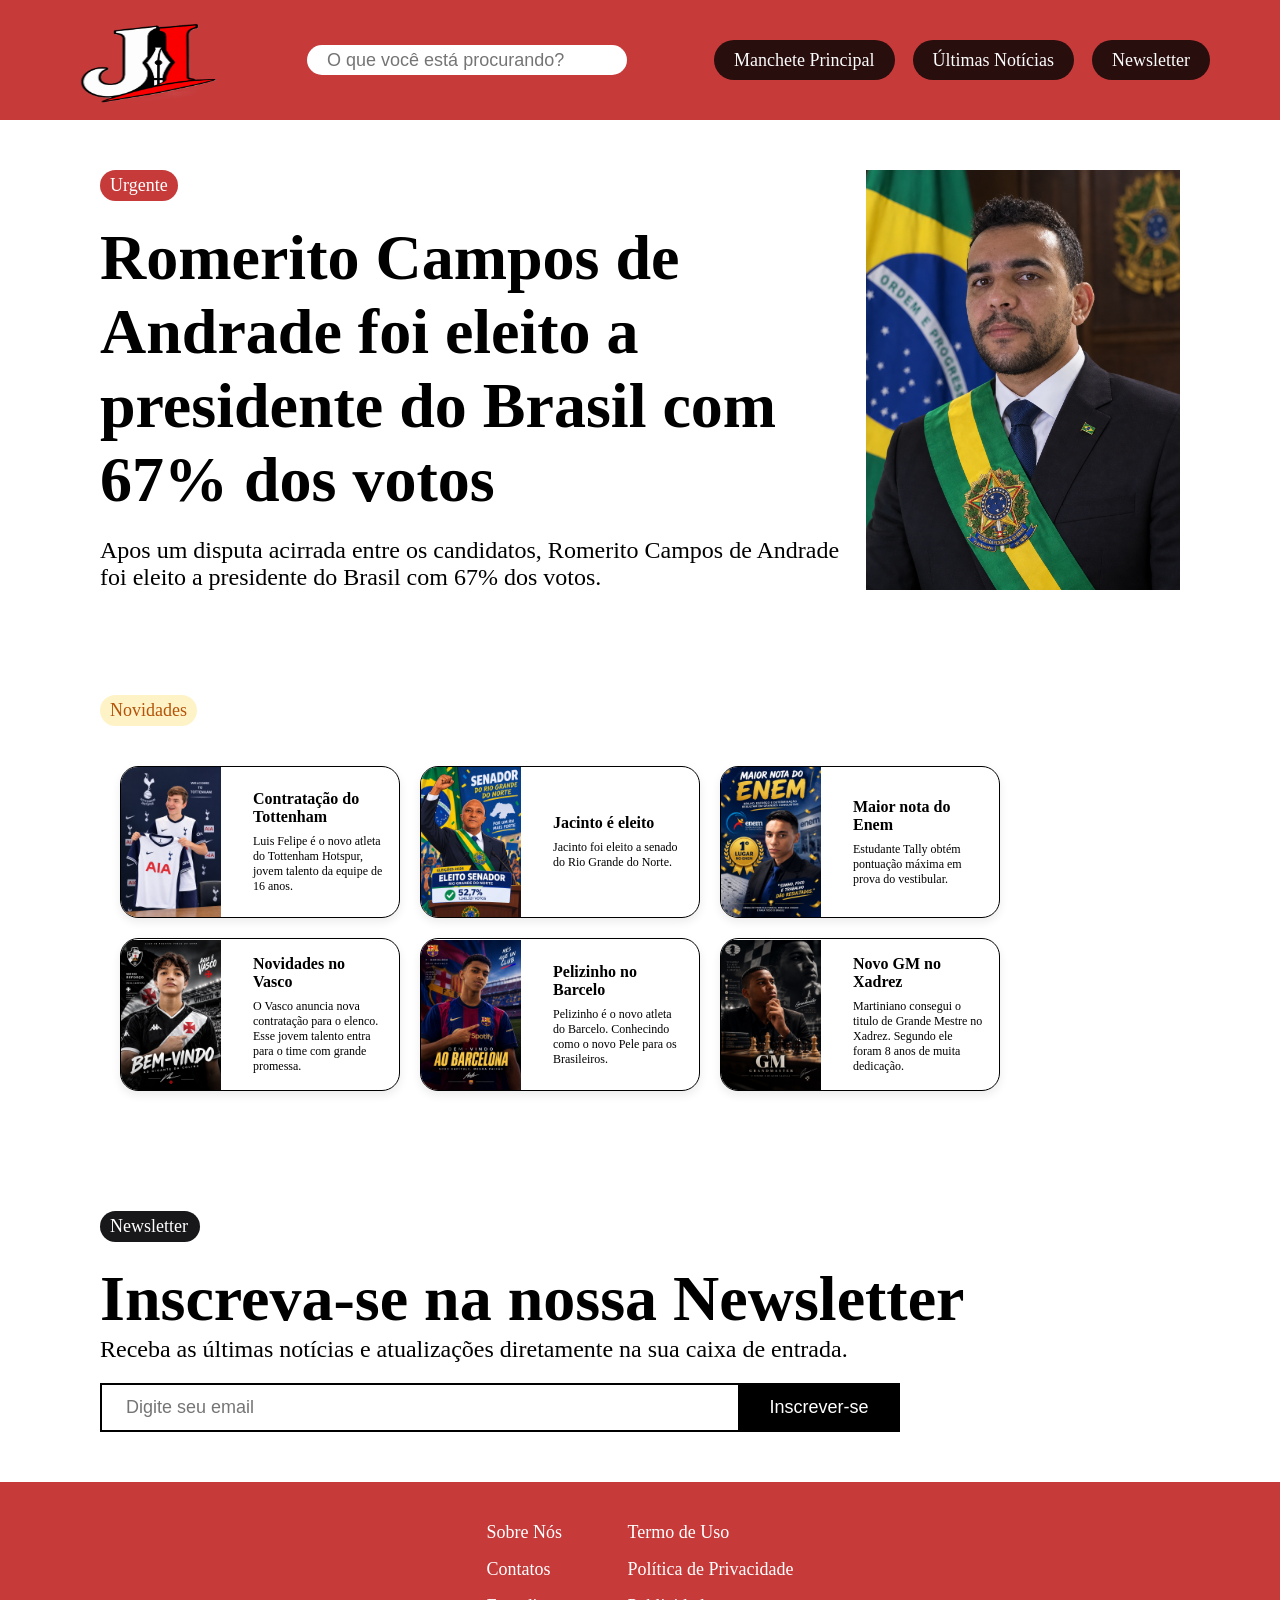
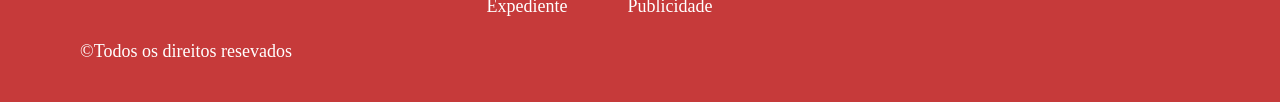
<file: trabalho_do_terceiro/index.html>
<!DOCTYPE html>
<html lang="en">
<head>
    <meta charset="UTF-8">
    <meta name="viewport" content="width=device-width, initial-scale=1.0">
    <title>JORNAL IMORAL</title>
    <link rel="stylesheet" href="style.css">
    <link rel="shortcut icon" href="./Imagens/IMG_LOGO.png" type="image/x-icon">
</head>
<body>

    <header>
        <!-- NAVBAR -->
        <nav class="navbar">
            <img src="./Imagens/IMG_LOGO.png" alt="Logo" class="navbar__logo">
            <input type="search" placeholder="O que você está procurando?" class="navbar__search">        
            <ul class="navbar__menu">
                <li><a class="navbar__item" href="#Principal_Manchete">Manchete Principal</a></li>
                <li><a class="navbar__item" href="#Ultimas_Noticias">Últimas Notícias</a></li>
                <li><a class="navbar__item" href="#Newsletter">Newsletter</a></li>
            </ul>

        </nav>
    </header>

    <main>
        <!-- hero -->
        <section class="hero" id="Principal_Manchete">
            <div>
                <span class="badge hero__badge badge--hero">Urgente</span>
                <h1 class="hero__titulo">Romerito Campos de Andrade foi eleito a presidente do Brasil com 67% dos votos</h1>
                <p class="hero__text">Apos um disputa acirrada entre os candidatos, Romerito Campos de Andrade foi eleito a presidente do Brasil com 67% dos votos.</p>
            </div>
            <div>
                <img src="./Imagens/IMG_PRINCIPAL.png" alt="Logo" class="hero__img">
            </div>
        </section>
        
        <!-- Últimas Notícias -->
        <section id="Ultimas_Noticias" class="noticia">
            <div class="noticia__header">
                <span class="badge noticia__badge badge--noticia">Novidades</span>
            </div>
            <div class="noticia__container">
                <article class="card noticia__card">
                    <img src="./Imagens/NOTICIA_1.png" alt="Notícia 1" class="noticia__img">
                    <div class="noticia__content">
                        <h2 class="noticia__titulo">Contratação do Tottenham</h2>
                        <p class="noticia__text">Luis Felipe é o novo atleta do Tottenham Hotspur, jovem talento da equipe de 16 anos.</p>
                    </div>
                </article>

                <article class="card noticia__card">
                    <img src="./Imagens/NOTICIA_2.png" alt="Notícia 2" class="noticia__img">
                    <div class="noticia__content">
                        <h2 class="noticia__titulo">Jacinto é eleito</h2>
                        <p class="noticia__text">Jacinto foi eleito a senado do Rio Grande do Norte.</p>
                    </div>
                </article>

                <article class="card noticia__card">
                    <img src="./Imagens/NOTICIA_3.png" alt="Notícia 3" class="noticia__img">
                    <div class="noticia__content">
                        <h2 class="noticia__titulo">Maior nota do Enem</h2>
                        <p class="noticia__text">Estudante Tally obtém pontuação máxima em prova do vestibular.</p>
                    </div>
                </article>

                <article class="card noticia__card">
                    <img src="./Imagens/NOTICIA_4.png" alt="Notícia 4" class="noticia__img">
                    <div class="noticia__content">
                        <h2 class="noticia__titulo">Novidades no Vasco</h2>
                        <p class="noticia__text">O Vasco anuncia nova contratação para o elenco. Esse jovem talento entra para o time com grande promessa.</p>
                    </div>
                </article>

                <article class="card noticia__card">
                    <img src="./Imagens/NOTICIA_5.png" alt="Notícia 5" class="noticia__img">
                    <div class="noticia__content">
                        <h2 class="noticia__titulo">Pelizinho no Barcelo</h2>
                        <p class="noticia__text">Pelizinho é o novo atleta do Barcelo. Conhecindo como o novo Pele para os Brasileiros.</p>
                    </div>
                </article>

                <article class="card noticia__card">
                    <img src="./Imagens/NOTICIA_6.png" alt="Notícia 6" class="noticia__img">
                    <div class="noticia__content">
                        <h2 class="noticia__titulo">Novo GM no Xadrez</h2>
                        <p class="noticia__text">Martiniano consegui o titulo de Grande Mestre no Xadrez. Segundo ele foram 8 anos de muita dedicação.</p>
                    </div>
                </article>
            </div>
        </section>
        <section id="Newsletter" class="newsletter">
            <div class="newsletter__container">
                <span class="badge newsletter__badge badge--newsletter">Newsletter</span>
                <h2 class="newsletter__titulo">Inscreva-se na nossa Newsletter</h2>
                <p class="newsletter__text">Receba as últimas notícias e atualizações diretamente na sua caixa de entrada.</p>
                <form class="newsletter__form">
                    <input type="email" placeholder="Digite seu email" class="newsletter__input">
                    <button type="submit" class="btn newsletter__btn">Inscrever-se</button>
                </form>
            </div>
            
        </section>
    </main>
    <!-- Rodapé -->
    <footer class="Rodape">
        <nav class="Rodape__Links" aria-label="Links do rodapé">
            <div class="Rodape__Coluna">
                <a href="#" class="Rodape__link">Sobre Nós</a>
                <a href="#" class="Rodape__link">Contatos</a>
                <a href="#" class="Rodape__link">Expediente</a>
            </div>
            <div class="Rodape__Coluna">
                <a href="#" class="Rodape__link">Termo de Uso</a>
                <a href="#" class="Rodape__link">Política de Privacidade</a>
                <a href="#" class="Rodape__link">Publicidade</a>
            </div>
        </nav>
        <div class="Rodape__direito">
            <small class="Rodape__direito">&copy;Todos os direitos resevados</small>
        </div>
    </footer>
</body>
</html>
</file>
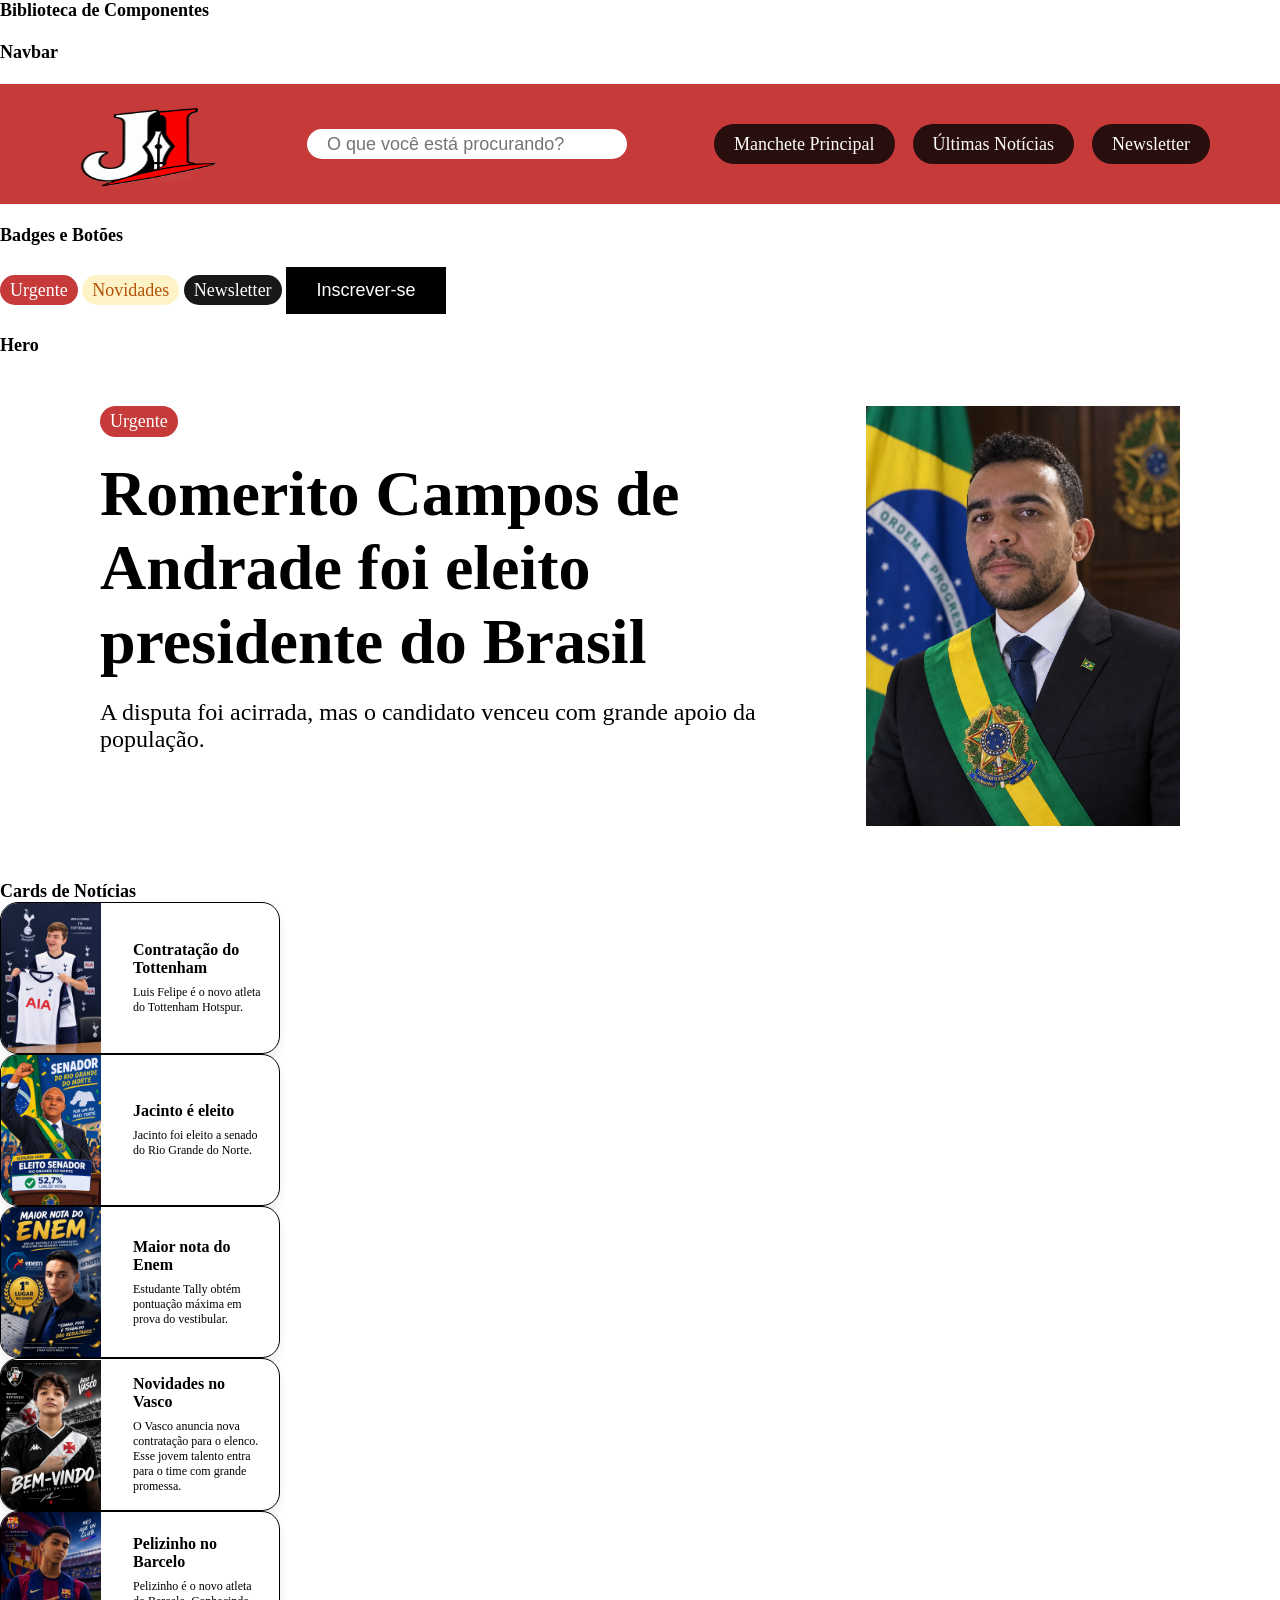
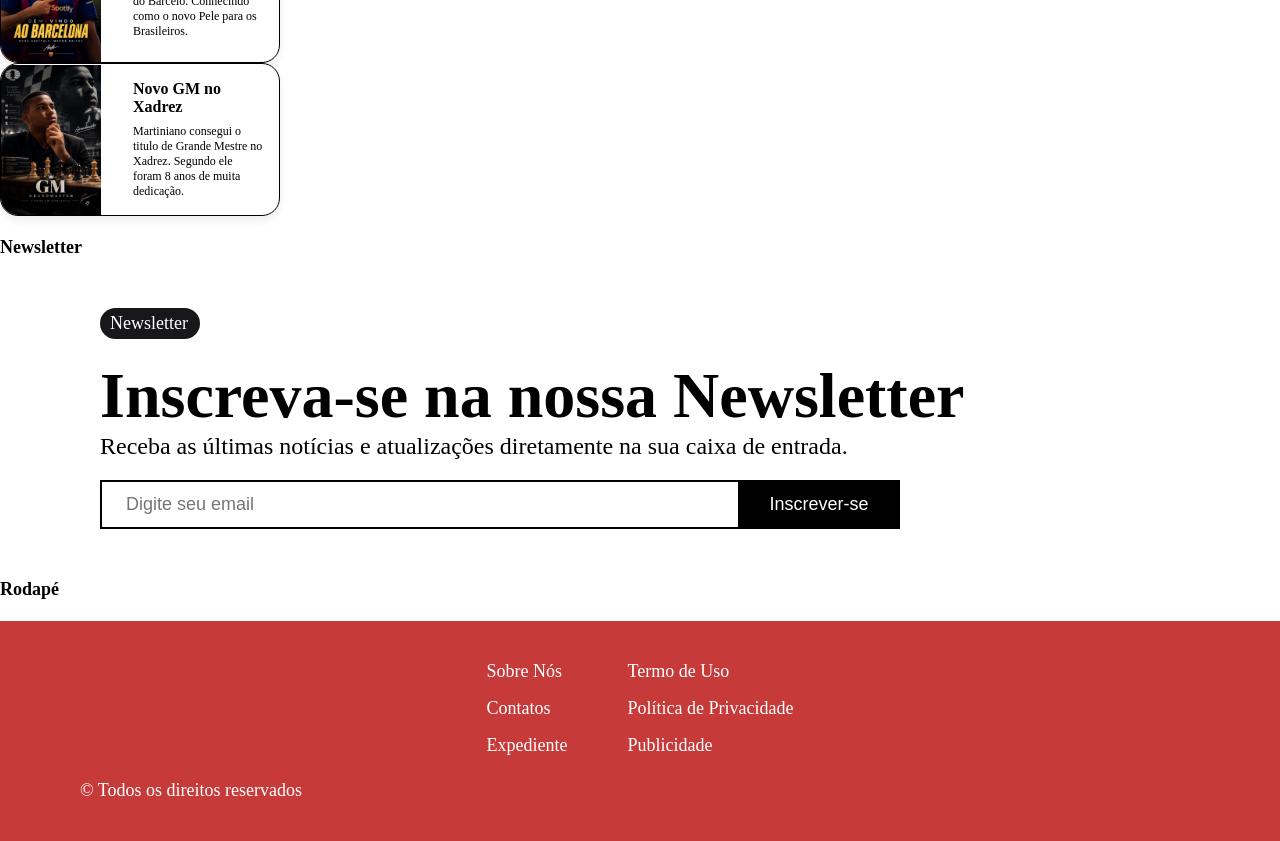
<file: trabalho_do_terceiro/componentes.html>
<!DOCTYPE html>
<html lang="pt-BR">
<head>
    <meta charset="UTF-8">
    <meta name="viewport" content="width=device-width, initial-scale=1.0">
    <title>Biblioteca de Componentes</title>
    <link rel="stylesheet" href="style.css">
</head>
<body>
    <h1>Biblioteca de Componentes</h1>
    <br>

    <section>
        <h2>Navbar</h2>
        <br>
        <nav class="navbar">
            <img src="./Imagens/IMG_LOGO.png" alt="Logo" class="navbar__logo">
            <input type="search" placeholder="O que você está procurando?" class="navbar__search">
            <ul class="navbar__menu">
                <li><a class="navbar__item" href="#">Manchete Principal</a></li>
                <li><a class="navbar__item" href="#">Últimas Notícias</a></li>
                <li><a class="navbar__item" href="#">Newsletter</a></li>
            </ul>
        </nav>
    </section>
    <br>

    <section>
        <h2>Badges e Botões</h2>
        <br>
        <span class="badge badge--hero">Urgente</span>
        <span class="badge badge--noticia">Novidades</span>
        <span class="badge badge--newsletter">Newsletter</span>
        <button type="button" class="btn newsletter__btn">Inscrever-se</button>
    </section>
    <br>
    <section>
        <h2>Hero</h2>
        <section class="hero">
            <div>
                <span class="badge hero__badge badge--hero">Urgente</span>
                <h1 class="hero__titulo">Romerito Campos de Andrade foi eleito presidente do Brasil</h1>
                <p class="hero__text">A disputa foi acirrada, mas o candidato venceu com grande apoio da população.</p>
            </div>
            <div>
                <img src="./Imagens/IMG_PRINCIPAL.png" alt="Imagem principal" class="hero__img">
            </div>
        </section>
    </section>

    <section>
        <h2>Cards de Notícias</h2>
        <article class="card noticia__card">
            <img src="./Imagens/NOTICIA_1.png" alt="Notícia 1" class="noticia__img">
            <div class="noticia__content">
                <h2 class="noticia__titulo">Contratação do Tottenham</h2>
                <p class="noticia__text">Luis Felipe é o novo atleta do Tottenham Hotspur.</p>
            </div>
        </article>
        <article class="card noticia__card">
            <img src="./Imagens/NOTICIA_2.png" alt="Notícia 2" class="noticia__img">
            <div class="noticia__content">
                <h2 class="noticia__titulo">Jacinto é eleito</h2>
                <p class="noticia__text">Jacinto foi eleito a senado do Rio Grande do Norte.</p>
            </div>
        </article>

        <article class="card noticia__card">
            <img src="./Imagens/NOTICIA_3.png" alt="Notícia 3" class="noticia__img">
            <div class="noticia__content">
                <h2 class="noticia__titulo">Maior nota do Enem</h2>
                <p class="noticia__text">Estudante Tally obtém pontuação máxima em prova do vestibular.</p>
            </div>
        </article>

        <article class="card noticia__card">
            <img src="./Imagens/NOTICIA_4.png" alt="Notícia 4" class="noticia__img">
            <div class="noticia__content">
                <h2 class="noticia__titulo">Novidades no Vasco</h2>
                <p class="noticia__text">O Vasco anuncia nova contratação para o elenco. Esse jovem talento entra para o time com grande promessa.</p>
            </div>
        </article>

        <article class="card noticia__card">
            <img src="./Imagens/NOTICIA_5.png" alt="Notícia 5" class="noticia__img">
            <div class="noticia__content">
                <h2 class="noticia__titulo">Pelizinho no Barcelo</h2>
                <p class="noticia__text">Pelizinho é o novo atleta do Barcelo. Conhecindo como o novo Pele para os Brasileiros.</p>
            </div>
        </article>

        <article class="card noticia__card">
            <img src="./Imagens/NOTICIA_6.png" alt="Notícia 6" class="noticia__img">
            <div class="noticia__content">
                <h2 class="noticia__titulo">Novo GM no Xadrez</h2>
                <p class="noticia__text">Martiniano consegui o titulo de Grande Mestre no Xadrez. Segundo ele foram 8 anos de muita dedicação.</p>
            </div>
        </article>
    </section>
    <br>

    <section>
        <h2>Newsletter</h2>
        <section class="newsletter">
            <div class="newsletter__container">
                <span class="badge newsletter__badge badge--newsletter">Newsletter</span>
                <h2 class="newsletter__titulo">Inscreva-se na nossa Newsletter</h2>
                <p class="newsletter__text">Receba as últimas notícias e atualizações diretamente na sua caixa de entrada.</p>
                <form class="newsletter__form">
                    <input type="email" placeholder="Digite seu email" class="newsletter__input">
                    <button type="submit" class="btn newsletter__btn">Inscrever-se</button>
                </form>
            </div>
        </section>
    </section>

    <section>
        <h2>Rodapé</h2><br>
        <footer class="Rodape">
            <nav class="Rodape__Links" aria-label="Links do rodapé">
                <div class="Rodape__Coluna">
                    <a href="#" class="Rodape__link">Sobre Nós</a>
                    <a href="#" class="Rodape__link">Contatos</a>
                    <a href="#" class="Rodape__link">Expediente</a>
                </div>
                <div class="Rodape__Coluna">
                    <a href="#" class="Rodape__link">Termo de Uso</a>
                    <a href="#" class="Rodape__link">Política de Privacidade</a>
                    <a href="#" class="Rodape__link">Publicidade</a>
                </div>
            </nav>
            <div class="Rodape__direito">
                <small>&copy; Todos os direitos reservados</small>
            </div>
        </footer>
    </section>
</body>
</html>
</file>
<file: trabalho_do_terceiro/style.css>
* {
    box-sizing: border-box;
    margin: 0;
    padding: 0;
    border: 0;
    font-size: 18px;
}

body {
    height: 100vh;
}

/* Nav Bar */

.navbar {
    height: 120px;
    background-color: rgb(198, 58, 58);
    display: flex;
    justify-content: space-between;
    align-items: center;
    padding: 0 70px;
}
.navbar__logo {
    width: 150px;
    height: 100px;

}

.navbar__search {
    width: 320px;
    max-width: 100%;
    min-width: 180px;
    height: 30px;
    border-radius: 16px;
    padding: 0 20px;
}

.navbar__menu {
    display: flex;
    list-style: none;
    gap: 18px; 
}

.navbar__item {
    background-color: rgba(3, 3, 3, 0.800);
    color: rgb(253, 253, 253);
    border-radius: 24px;
    padding: 10px 20px;
    text-decoration: none;
}

.navbar__item:hover {
    background-color: rgba(253, 253, 253);
    color: rgb(3, 3, 3, 0.800);
}

/* Badge, Card, Button */
.badge{
    border-radius: 2rem;
    padding: 5px 10px;

}

.card{
    border: 1px solid rgb(0, 0, 0);
    border-radius: 1rem;
    background-color: rgb(255, 255, 255);
    overflow: hidden;
}
.btn{
    border: 1px solid rgb(0, 0, 0);
    padding: 12px 24px;
}
/* Hero */

.hero{
    display: flex;
    justify-content: space-between;
    padding: 50px 100px;
    flex-direction: row;
}

.hero__titulo{
    font-size: 64px;

}

.hero__text{
    font-size: 24px;
    margin-top: 20px;
}

.hero__img{
    height: 420px; 
    display: inline-block;
}

.hero__badge{
    margin-bottom: 20px;
    display: inline-block;
}

.badge--hero{
    background-color:rgb(198, 58, 58);
    color: rgb(255, 255, 255);
}

/* Noticias */
.noticia{
    padding: 50px 100px;
    display: flex;
    flex-direction: column;
}

.noticia__header {
    margin-bottom: 20px;
}

.noticia__card {
    display: flex;
    flex-direction: row;
    align-items: center;
    gap: 16px;
    width: 280px;
    max-width: 100%;
    min-width: 220px;
    box-shadow: 0 4px 10px rgba(0, 0, 0, 0.08);
}

.noticia__content {
    width: 100%;
    padding: 16px;
}

.noticia__img{
    
    height: 150px;
    object-fit: cover;
    display: block;

}

.noticia__titulo{
    font-size: 16px;
    margin-bottom: 8px;
}

.noticia__text{
    display: block;
    font-size: 12px;
}
.noticia__badge{
    display: inline-block;
}
.badge--noticia{
    background-color:rgb(254, 243, 199);
    color: rgb(180, 83, 9);
}

.noticia__container{
    display: flex;
    flex-direction: row;
    flex-wrap: wrap;
    gap: 20px;    
    padding: 20px;
}

/*Newsletter*/
.newsletter{
    padding: 50px 100px;
    display: flex;


}
.newsletter__titulo{
    font-size: 64px;
}
.newsletter__text{
    margin-bottom: 20px;
    font-size: 24px;
}
.newsletter__input{
    border: 1px solid rgb(0, 0, 0);
    padding: 12px 24px;
    width: 100%;
    max-width: 700px;
    min-width: 180px;
}
.newsletter__btn{
    background-color: rgb(0, 0, 0);
    color: rgb(255, 255, 255);
    min-width: 160px;
}
.newsletter__form{
    border: 1px solid rgb(0, 0, 0);
    display: flex;
    width: 100%;
    max-width: 800px;
}

.badge--newsletter{
    background-color: rgb(24, 24, 27);
    color: rgb(255, 255, 255);
}
.newsletter__badge{
    display: inline-block;
    margin-bottom: 20px;
    width: 100px;
}
.newsletter__btn:hover{
    background-color: rgb(255, 99, 99);
    color: rgb(0, 0, 0);
    cursor: pointer;
}
/* Rodapé */

.Rodape {
    display: flex;
    background-color: rgb(198, 58, 58);
    padding: 40px 80px;
    flex-direction: column;
}

.Rodape__Links {
    display: flex;
    gap: 60px;
    max-width: 600px;
    margin: 0 auto;
}

.Rodape__Coluna {
    display: flex;
    flex-direction: column;
    gap: 16px;
}

.Rodape__link{
    color: rgb(255, 255, 255);
    text-decoration: none;
    
}

.Rodape__link:hover {
    color: black;
}

.Rodape__direito{

    color: white;
    margin-top: 24px;
}
</file>
